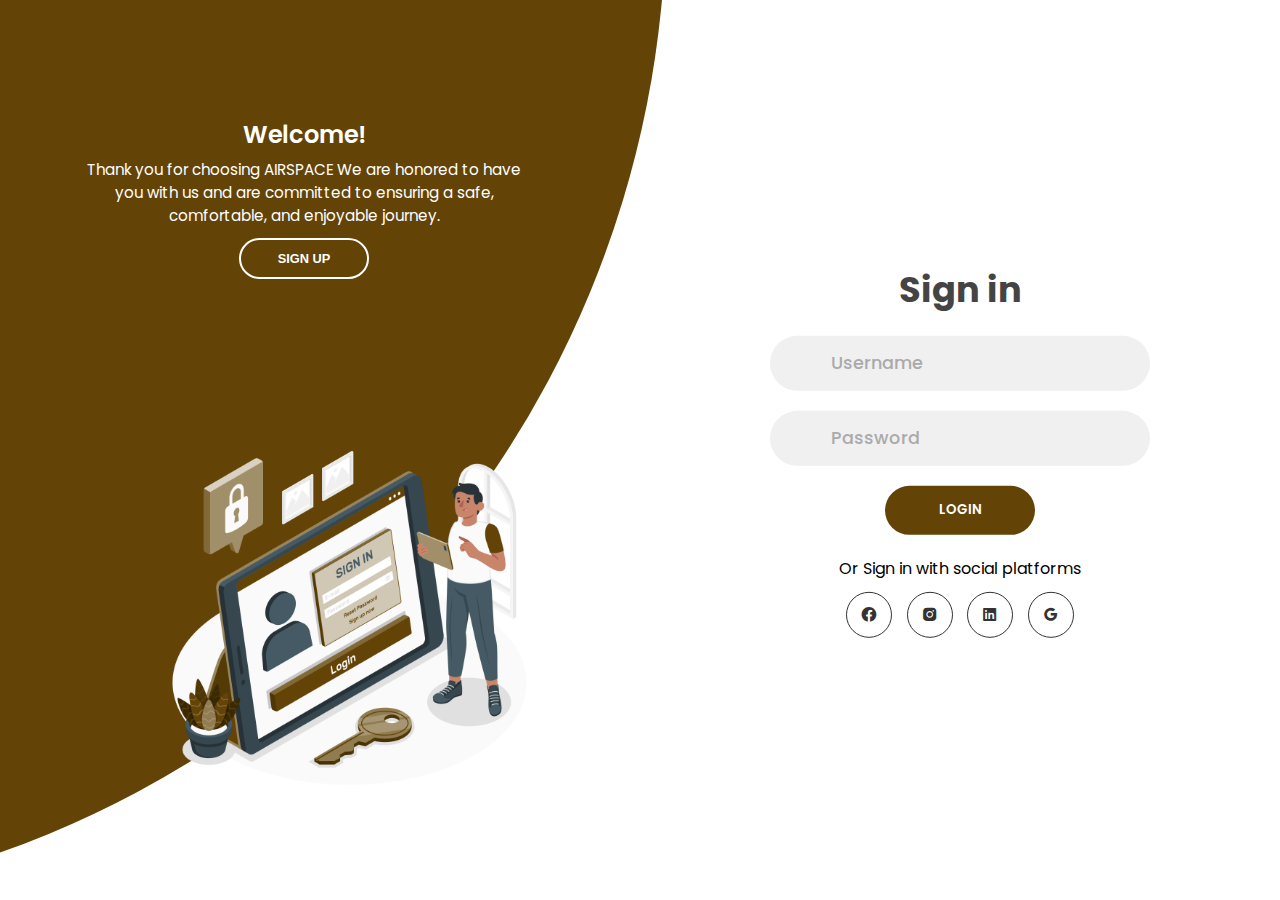
<file: index.html>
<!DOCTYPE html>
<html lang="en">
  <head>
    <!-- تعريف نوع المستند (HTML5) ولغة الصفحة (الإنجليزية) -->
    <meta charset="UTF-8" />
    <!-- تعريف الترميز المستخدم لتجنب مشاكل اللغة -->
    <meta name="viewport" content="width=device-width, initial-scale=1.0" />
    <!-- ضبط العرض ليكون مناسبًا مع الأجهزة المختلفة مثل الهواتف الذكية -->
    <link
      href="https://unpkg.com/boxicons@2.1.4/css/boxicons.min.css"
      rel="stylesheet"
    />
    <!-- استيراد مكتبة Boxicons لأيقونات الشبكات الاجتماعية -->
    <link rel="stylesheet" href="styles.css" />
    <!-- استيراد ملف CSS المخصص لتنسيق الصفحة -->
    <title>AIRSPACE</title>
    <!-- تحديد عنوان الصفحة الذي يظهر في المتصفح -->
    <link rel="shortcut icon" href="fav.jpg" type="image/x-icon" />
  </head>
  <body>
    <div class="container">
      <!-- الحاوية الرئيسية التي تضم جميع محتويات الصفحة -->

      <div class="forms-container">
        <!-- قسم يحتوي على نماذج تسجيل الدخول والتسجيل -->
        <div class="signin-signup">
          <!-- حاوية لعرض كلا النموذجين بشكل متزامن -->

          <!-- نموذج تسجيل الدخول -->
          <form action="home.html" class="sign-in-form">
            <h2 class="title">Sign in</h2>
            <!-- عنوان النموذج -->

            <!-- حقل إدخال اسم المستخدم -->
            <div class="input-field">
              <i class="fas fa-user"></i>
              <!-- أيقونة مخصصة من Font Awesome -->
              <input type="text" placeholder="Username" required />
              <!-- إدخال نصي لاسم المستخدم -->
            </div>

            <!-- حقل إدخال كلمة المرور -->
            <div class="input-field">
              <i class="fas fa-lock"></i>
              <!-- أيقونة مخصصة من Font Awesome -->
              <input type="password" placeholder="Password" required />
              <!-- إدخال نصي مخفي لكلمة المرور -->
            </div>

            <input type="submit" value="Login" class="btn solid" />

            <!-- زر إرسال النموذج -->

            <p class="social-text">Or Sign in with social platforms</p>
            <!-- نص اختياري لتسجيل الدخول عبر الشبكات الاجتماعية -->

            <div class="social-media">
              <!-- روابط الشبكات الاجتماعية -->
              <a href="https://www.facebook.com/" class="social-icon">
                <i class="bx bxl-facebook-circle"></i>
              </a>
              <!-- أيقونة فيسبوك -->
              <a href="https://www.instagram.com/" class="social-icon">
                <i class="bx bxl-instagram-alt"></i>
              </a>
              <!-- أيقونة إنستغرام -->
              <a href="https://www.linkedin.com/" class="social-icon">
                <i class="bx bxl-linkedin-square"></i>
              </a>
              <!-- أيقونة لينكدإن -->
              <a href="https://myaccount.google.com/" class="social-icon">
                <i class="bx bxl-google"></i>
              </a>
              <!-- أيقونة جوجل -->
            </div>
          </form>

          <!-- نموذج التسجيل -->
          <form action="home.html" class="sign-up-form">
            <h2 class="title">Sign up</h2>
            <!-- عنوان النموذج -->

            <!-- حقل إدخال اسم المستخدم -->
            <div class="input-field">
              <i class="fas fa-user"></i>
              <input type="text" placeholder="Username" required />
            </div>

            <!-- حقل إدخال البريد الإلكتروني -->
            <div class="input-field">
              <i class="fas fa-envelope"></i>
              <input type="email" placeholder="Email" required/>
            </div>

            <!-- حقل إدخال كلمة المرور -->
            <div class="input-field">
              <i class="fas fa-lock"></i>
              <input type="password" placeholder="Password"  required/>
            </div>

            <input type="submit" class="btn" value="Sign up" />
            <!-- زر إرسال النموذج -->

            <p class="social-text">Or Sign up with social platforms</p>
            <!-- نص اختياري للتسجيل عبر الشبكات الاجتماعية -->

            <div class="social-media">
              <!-- روابط الشبكات الاجتماعية -->
              <a href="https://www.facebook.com/" class="social-icon">
                <i class="bx bxl-facebook-circle"></i>
              </a>
              <a href="https://www.instagram.com/" class="social-icon">
                <i class="bx bxl-instagram-alt"></i>
              </a>
              <a href="https://www.linkedin.com/" class="social-icon">
                <i class="bx bxl-linkedin-square"></i>
              </a>
              <a href="https://myaccount.google.com/" class="social-icon">
                <i class="bx bxl-google"></i>
              </a>
            </div>
          </form>
        </div>
      </div>

      <div class="panels-container">
        <!-- حاوية للألواح الجانبية التي تحتوي على معلومات وصور -->
        <div class="panel left-panel">
          <!-- اللوحة اليسرى -->
          <div class="content">
            <h3>Welcome!</h3>
            <p>
              Thank you for choosing AIRSPACE We are honored to have you with us
              and are committed to ensuring a safe, comfortable, and enjoyable
              journey.
            </p>
            <button class="btn transparent" id="sign-up-btn">Sign up</button>
            <!-- زر ينقل المستخدم إلى نموذج التسجيل -->
          </div>
          <img src="IMG2.png" class="image" alt="" />
          <!-- صورة خاصة باللوحة اليسرى -->
        </div>

        <div class="panel right-panel">
          <!-- اللوحة اليمنى -->
          <div class="content">
            <h3>AIRSPACE Company</h3>
            <p>
              AIRSPACE is dedicated to providing safe, reliable, and comfortable
              travel experiences for passengers worldwide. With a commitment to
              excellence, we offer exceptional service, modern aircraft, and a
              seamless journey from start to finish. Thank you for choosing us
              as your trusted travel partner.
            </p>
            <button class="btn transparent" id="sign-in-btn">Sign in</button>
            <!-- زر ينقل المستخدم إلى نموذج تسجيل الدخول -->
          </div>
          <img src="IMG1.png" class="image" alt="" />
          <!-- صورة خاصة باللوحة اليمنى -->
        </div>
      </div>
    </div>
    

    <script src="script.js"></script>
    <!-- ربط ملف الجافا سكريبت لتحريك وتبديل النماذج -->
  </body>
</html>
</file>
<file: styles.css>
@import url("https://fonts.googleapis.com/css2?family=Poppins:wght@200;300;400;500;600;700;800&display=swap");

* {
  margin: 0;
  padding: 0;
  box-sizing: border-box;
}

body,
input {
  font-family: "Poppins", sans-serif;
}

.container {
  position: relative;
  width: 100%;
  background-color: #fff;
  min-height: 100vh;
  overflow: hidden;
}

.forms-container {
  position: absolute;
  width: 100%;
  height: 100%;
  top: 0;
  left: 0;
}

.signin-signup {
  position: absolute;
  top: 50%;
  transform: translate(-50%, -50%);
  left: 75%;
  width: 50%;
  transition: 1s 0.7s ease-in-out;
  display: grid;
  grid-template-columns: 1fr;
  z-index: 5;
}

form {
  display: flex;
  align-items: center;
  justify-content: center;
  flex-direction: column;
  padding: 0rem 5rem;
  transition: all 0.2s 0.7s;
  overflow: hidden;
  grid-column: 1 / 2;
  grid-row: 1 / 2;
}

form.sign-up-form {
  opacity: 0;
  z-index: 1;
}

form.sign-in-form {
  z-index: 2;
}

.title {
  font-size: 2.2rem;
  color: #444;
  margin-bottom: 10px;
}

.input-field {
  max-width: 380px;
  width: 100%;
  background-color: #f0f0f0;
  margin: 10px 0;
  height: 55px;
  border-radius: 55px;
  display: grid;
  grid-template-columns: 15% 85%;
  padding: 0 0.4rem;
  position: relative;
}

.input-field i {
  text-align: center;
  line-height: 55px;
  color: #acacac;
  transition: 0.5s;
  font-size: 1.1rem;
}

.input-field input {
  background: none;
  outline: none;
  border: none;
  line-height: 1;
  font-weight: 600;
  font-size: 1.1rem;
  color: #333;
}

.input-field input::placeholder {
  color: #aaa;
  font-weight: 500;
}

.social-text {
  padding: 0.7rem 0;
  font-size: 1rem;
}

.social-media {
  display: flex;
  justify-content: center;
}

.social-icon {
  height: 46px;
  width: 46px;
  display: flex;
  justify-content: center;
  align-items: center;
  margin: 0 0.45rem;
  color: #333;
  border-radius: 50%;
  border: 1px solid #333;
  text-decoration: none;
  font-size: 1.1rem;
  transition: 0.3s;
}

.social-icon:hover {
  color: #6C63FF;
  border-color: #634406;
}

.btn {
  width: 150px;
  background-color: #634406;
  border: none;
  outline: none;
  height: 49px;
  border-radius: 49px;
  color: #fff;
  text-transform: uppercase;
  font-weight: 600;
  margin: 10px 0;
  cursor: pointer;
  transition: 0.5s;
}

.btn:hover {
  background-color: #634406;
}
.panels-container {
  position: absolute;
  height: 100%;
  width: 100%;
  top: 0;
  left: 0;
  display: grid;
  grid-template-columns: repeat(2, 1fr);
}

.container:before {
  content: "";
  position: absolute;
  height: 2000px;
  width: 2000px;
  top: -10%;
  right: 48%;
  transform: translateY(-50%);
  background-image: linear-gradient(-45deg, #634406 0%, #634406 100%);
  transition: 1.8s ease-in-out;
  border-radius: 50%;
  z-index: 6;
}

.image {
  width: 80%;
  transition: transform 1.1s ease-in-out;
  transition-delay: 0.4s;
}

.panel {
  display: flex;
  flex-direction: column;
  align-items: flex-end;
  justify-content: space-around;
  text-align: center;
  z-index: 6;
}

.left-panel {
  pointer-events: all;
  padding: 3rem 17% 2rem 12%;
}

.right-panel {
  pointer-events: none;
  padding: 3rem 12% 2rem 17%;
}

.panel .content {
  color: #fff;
  transition: transform 0.9s ease-in-out;
  transition-delay: 0.6s;
}

.panel h3 {
  font-weight: 600;
  line-height: 1;
  font-size: 1.5rem;
}

.panel p {
  font-size: 0.95rem;
  padding: 0.7rem 0;
}

.btn.transparent {
  margin: 0;
  background: none;
  border: 2px solid #fff;
  width: 130px;
  height: 41px;
  font-weight: 600;
  font-size: 0.8rem;
}

.right-panel .image,
.right-panel .content {
  transform: translateX(800px);
}

/* ANIMATION */

.container.sign-up-mode:before {
  transform: translate(100%, -50%);
  right: 52%;
}

.container.sign-up-mode .left-panel .image,
.container.sign-up-mode .left-panel .content {
  transform: translateX(-800px);
}

.container.sign-up-mode .signin-signup {
  left: 25%;
}

.container.sign-up-mode form.sign-up-form {
  opacity: 1;
  z-index: 2;
}

.container.sign-up-mode form.sign-in-form {
  opacity: 0;
  z-index: 1;
}

.container.sign-up-mode .right-panel .image,
.container.sign-up-mode .right-panel .content {
  transform: translateX(0%);
}

.container.sign-up-mode .left-panel {
  pointer-events: none;
}

.container.sign-up-mode .right-panel {
  pointer-events: all;
}

@media (max-width: 870px) {
  .container {
    min-height: 800px;
    height: 100vh;
  }
  .signin-signup {
    width: 100%;
    top: 95%;
    transform: translate(-50%, -100%);
    transition: 1s 0.8s ease-in-out;
  }

  .signin-signup,
  .container.sign-up-mode .signin-signup {
    left: 50%;
  }

  .panels-container {
    grid-template-columns: 1fr;
    grid-template-rows: 1fr 2fr 1fr;
  }

  .panel {
    flex-direction: row;
    justify-content: space-around;
    align-items: center;
    padding: 2.5rem 8%;
    grid-column: 1 / 2;
  }

  .right-panel {
    grid-row: 3 / 4;
  }

  .left-panel {
    grid-row: 1 / 2;
  }

  .image {
    width: 200px;
    transition: transform 0.9s ease-in-out;
    transition-delay: 0.6s;
  }

  .panel .content {
    padding-right: 15%;
    transition: transform 0.9s ease-in-out;
    transition-delay: 0.8s;
  }

  .panel h3 {
    font-size: 1.2rem;
  }

  .panel p {
    font-size: 0.7rem;
    padding: 0.5rem 0;
  }

  .btn.transparent {
    width: 110px;
    height: 35px;
    font-size: 0.7rem;
  }

  .container:before {
    width: 1500px;
    height: 1500px;
    transform: translateX(-50%);
    left: 30%;
    bottom: 68%;
    right: initial;
    top: initial;
    transition: 2s ease-in-out;
  }

  .container.sign-up-mode:before {
    transform: translate(-50%, 100%);
    bottom: 32%;
    right: initial;
  }

  .container.sign-up-mode .left-panel .image,
  .container.sign-up-mode .left-panel .content {
    transform: translateY(-300px);
  }

  .container.sign-up-mode .right-panel .image,
  .container.sign-up-mode .right-panel .content {
    transform: translateY(0px);
  }

  .right-panel .image,
  .right-panel .content {
    transform: translateY(300px);
  }

  .container.sign-up-mode .signin-signup {
    top: 5%;
    transform: translate(-50%, 0);
  }
}

@media (max-width: 570px) {
  form {
    padding: 0 1.5rem;
  }

  .image {
    display: none;
  }
  .panel .content {
    padding: 0.5rem 1rem;
  }
  .container {
    padding: 1.5rem;
  }

  .container:before {
    bottom: 72%;
    left: 50%;
  }

  .container.sign-up-mode:before {
    bottom: 28%;
    left: 50%;
  }
}
</file>
